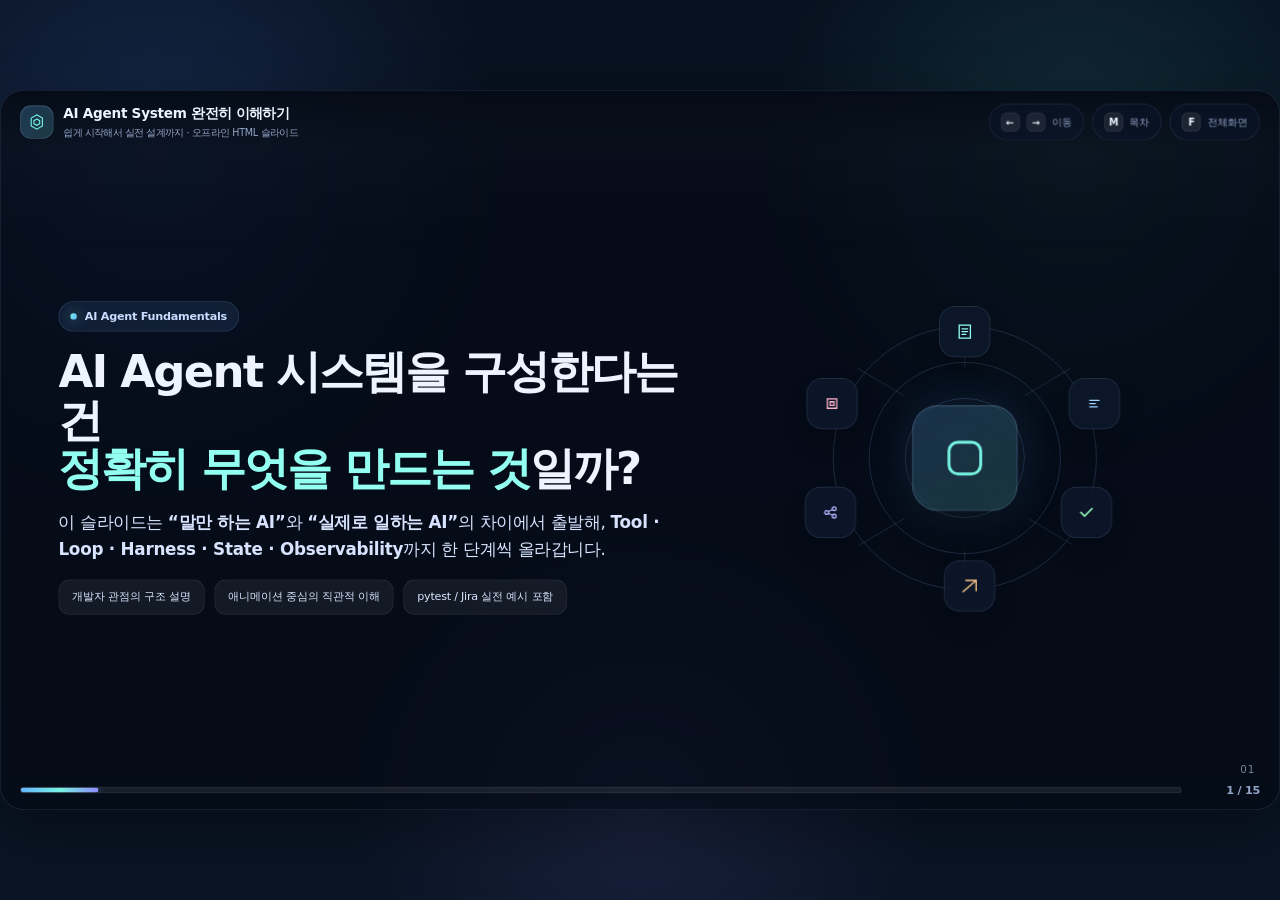
<file: index.html>
<!DOCTYPE html>
<html lang="ko">
<head>
<meta charset="UTF-8" />
<meta name="viewport" content="width=device-width, initial-scale=1.0" />
<title>AI Agent System 완전히 이해하기</title>
<link rel="stylesheet" href="assets/style-a.css" />
<link rel="stylesheet" href="assets/style-b.css" />
</head>
<body>
<div class="shell">
  <div class="deck" id="deck">
    <div class="topbar">
<div class="brand">
<div class="brand-badge">
<svg aria-hidden="true" fill="none" viewbox="0 0 24 24">
<path d="M12 3L19 7V17L12 21L5 17V7L12 3Z" stroke="url(#g1)" stroke-width="1.4"></path>
<path d="M12 8.3L15.6 10.3V14.2L12 16.2L8.4 14.2V10.3L12 8.3Z" stroke="url(#g1)" stroke-width="1.4"></path>
<defs>
<lineargradient id="g1" x1="4" x2="20" y1="4" y2="20">
<stop stop-color="#76f2e2"></stop>
<stop offset="1" stop-color="#64b5ff"></stop>
</lineargradient>
</defs>
</svg>
</div>
<div>
<div class="brand-title">AI Agent System 완전히 이해하기</div>
<div class="brand-sub">쉽게 시작해서 실전 설계까지 · 오프라인 HTML 슬라이드</div>
</div>
</div>
<div class="controls">
<div class="chip"><span class="kbd">←</span><span class="kbd">→</span> 이동</div>
<div class="chip"><span class="kbd">M</span> 목차</div>
<div class="chip"><span class="kbd">F</span> 전체화면</div>
</div>
</div>
    <div class="slides" id="slides"></div>
    <div class="progress-wrap">
<div class="progress-rail"><div class="progress-bar" id="progressBar"></div></div>
<div class="slide-counter" id="slideCounter">1 / 15</div>
</div>
    <div class="toc" id="toc">
<div class="toc-card">
<div class="eyebrow">목차</div>
<h2 style="margin-top:14px;">AI Agent System 슬라이드 목록</h2>
<div class="toc-grid" id="tocGrid"></div>
</div>
</div>
  </div>
</div>
<script>window.__slideChunks=[];</script>
<script src="assets/slides-1.js"></script>
<script src="assets/slides-2.js"></script>
<script src="assets/slides-3.js"></script>
<script src="assets/slides-4-5.js"></script>
<script src="assets/app.js"></script>
</body>
</html>
</file>
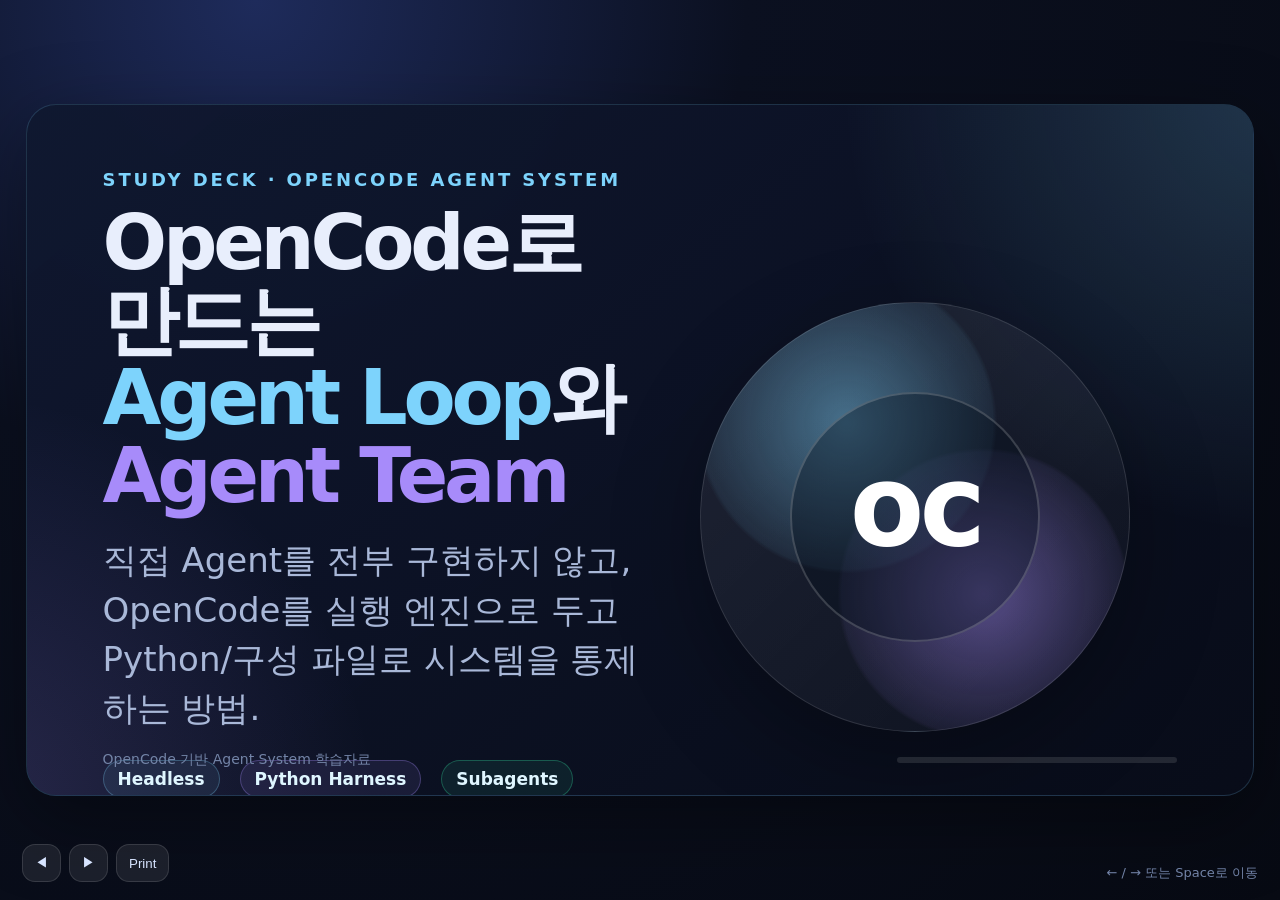
<file: opencode-agent-system-team.html>
<!doctype html>
<html lang="ko">
<head>
<meta charset="utf-8">
<meta name="viewport" content="width=device-width,initial-scale=1">
<title>OpenCode Agent System & Team</title>
<style>
html,body{height:100%;margin:0;background:#0b1020;color:#e8eefc;font-family:system-ui,-apple-system,"Segoe UI","Noto Sans KR",sans-serif}.loading{height:100%;display:grid;place-items:center;text-align:center;padding:24px}.loading strong{font-size:28px}.loading p{color:#a9b8d8;line-height:1.6}
</style>
</head>
<body>
<div class="loading" id="loading"><div><strong>OpenCode Agent System & Team</strong><p>슬라이드를 불러오는 중입니다.</p></div></div>
<script>
(async()=>{
  try{
    const response=await fetch('./assets/opencode_agent_system_team_slides.html.gz');
    if(!response.ok) throw new Error('HTTP '+response.status);
    if(typeof DecompressionStream==='undefined') throw new Error('This browser does not support DecompressionStream.');
    const stream=response.body.pipeThrough(new DecompressionStream('gzip'));
    const html=await new Response(stream).text();
    document.open();
    document.write(html);
    document.close();
  }catch(error){
    document.getElementById('loading').innerHTML='<div><strong>슬라이드를 열 수 없습니다.</strong><p>'+String(error)+'</p><p>최신 Chrome/Edge 브라우저에서 다시 열어 주세요.</p></div>';
  }
})();
</script>
</body>
</html>
</file>
<file: assets/style-a.css>
:root {
    --bg: #07111f;
    --panel: rgba(13, 24, 43, 0.78);
    --panel-strong: rgba(10, 19, 35, 0.94);
    --panel-soft: rgba(17, 29, 52, 0.65);
    --line: rgba(130, 170, 255, 0.18);
    --text: #edf3ff;
    --muted: #93a6c8;
    --blue: #64b5ff;
    --cyan: #76f2e2;
    --violet: #8e8cff;
    --green: #5ee7a5;
    --orange: #ffb86a;
    --pink: #ff8bb8;
    --red: #ff6f84;
    --shadow: 0 24px 80px rgba(0, 0, 0, 0.33);
    --radius-xl: 28px;
    --radius-lg: 22px;
    --radius-md: 16px;
    --slide-w: 1600;
    --slide-h: 900;
  }

  * { box-sizing: border-box; }
  html, body { width:100%; height:100%; }
  body {
    margin: 0;
    overflow: hidden;
    color: var(--text);
    background:
      radial-gradient(circle at 12% 18%, rgba(86, 140, 255, 0.18), transparent 26%),
      radial-gradient(circle at 84% 18%, rgba(89, 246, 229, 0.12), transparent 24%),
      radial-gradient(circle at 50% 90%, rgba(141, 137, 255, 0.11), transparent 28%),
      linear-gradient(180deg, #07111f 0%, #081120 42%, #0a1424 100%);
    font-family:
      "Pretendard Variable",
      "Pretendard",
      "SUIT Variable",
      "SUIT",
      "Inter",
      "Segoe UI Variable",
      "Segoe UI",
      "Apple SD Gothic Neo",
      "Malgun Gothic",
      "Noto Sans KR",
      "Noto Sans CJK KR",
      system-ui,
      sans-serif;
    letter-spacing: -0.02em;
  }

  .shell {
    position: relative;
    width:100%; height:100%;
    display:flex;
    align-items:center;
    justify-content:center;
    padding: 18px;
  }

  .deck {
    position: relative;
    width: min(100vw - 36px, calc((100vh - 36px) * 16 / 9));
    aspect-ratio: 16 / 9;
    border-radius: 30px;
    overflow: hidden;
    background: rgba(5, 11, 22, 0.72);
    box-shadow: var(--shadow);
    border: 1px solid rgba(171, 202, 255, 0.12);
  }

  .deck::before {
    content: "";
    position: absolute; inset: 0;
    background: linear-gradient(180deg, rgba(255,255,255,0.025), transparent 24%);
    pointer-events:none;
    z-index: 2;
  }

  .topbar {
    position:absolute;
    z-index:50;
    top:0; left:0; right:0;
    height: 72px;
    display:flex;
    align-items:center;
    justify-content:space-between;
    padding: 18px 24px 12px 24px;
    background: linear-gradient(180deg, rgba(5, 11, 22, 0.88), rgba(5,11,22,0));
  }
  .brand {
    display:flex; align-items:center; gap:12px;
  }
  .brand-badge {
    width:42px; height:42px; border-radius:14px;
    display:grid; place-items:center;
    background: linear-gradient(135deg, rgba(100,181,255,.25), rgba(118,242,226,.18));
    border: 1px solid rgba(150, 200, 255, 0.18);
    box-shadow: inset 0 1px 0 rgba(255,255,255,.08);
  }
  .brand svg { width:24px; height:24px; }
  .brand-title { font-size: 17px; font-weight: 700; }
  .brand-sub { font-size: 12px; color: var(--muted); margin-top:4px; }
  .controls { display:flex; gap:10px; }
  .chip {
    display:flex; align-items:center; gap:8px;
    padding: 10px 14px; border-radius: 999px;
    background: rgba(10, 20, 38, 0.72);
    border: 1px solid rgba(160, 190, 255, 0.15);
    color: var(--muted); font-size: 13px;
    backdrop-filter: blur(8px);
  }
  .kbd {
    min-width: 24px; height:24px; border-radius:8px;
    display:grid; place-items:center; font-size: 12px; font-weight:700;
    color: var(--text);
    background: rgba(255,255,255,0.08);
    border: 1px solid rgba(255,255,255,.08);
  }

  .progress-wrap {
    position:absolute;
    z-index:60;
    left:24px; right:24px; bottom:16px;
    display:flex; align-items:center; gap:14px;
  }
  .progress-rail {
    flex:1; height:8px; border-radius:999px; overflow:hidden;
    background: rgba(255,255,255,0.08);
    border: 1px solid rgba(255,255,255,0.08);
  }
  .progress-bar {
    width:0%; height:100%; border-radius:999px;
    background: linear-gradient(90deg, var(--blue), var(--cyan), var(--violet));
    box-shadow: 0 0 16px rgba(100, 181, 255, 0.45);
    transition: width .35s ease;
  }
  .slide-counter {
    min-width:84px; text-align:right; color: var(--muted); font-size:14px; font-weight:700;
  }

  .slides { position:absolute; inset:0; }
  .slide {
    position:absolute; inset:0;
    padding: 92px 72px 72px;
    opacity:0; pointer-events:none; transform: scale(1.02);
    transition: opacity .45s ease, transform .45s ease;
    display:grid; gap: 26px;
  }
  .slide.active { opacity:1; pointer-events:auto; transform: scale(1); z-index:5; }
  .slide.two-col { grid-template-columns: 1.1fr 0.9fr; align-items:center; }
  .slide.equal { grid-template-columns: 1fr 1fr; align-items:center; }
  .slide.title-only { align-content:center; }
  .slide.full-grid { grid-template-columns: 1fr; grid-template-rows:auto 1fr; }

  .eyebrow {
    display:inline-flex; align-items:center; gap:10px;
    width:max-content;
    padding:10px 14px;
    border-radius:999px;
    background: rgba(103, 162, 255, 0.11);
    border: 1px solid rgba(148, 189, 255, 0.17);
    color:#c8dcff; font-size:14px; font-weight:700;
  }
  .eyebrow::before {
    content:""; width:8px; height:8px; border-radius:999px;
    background: linear-gradient(135deg, var(--cyan), var(--blue));
    box-shadow: 0 0 16px rgba(118, 242, 226, .6);
  }

  h1, h2, h3, p { margin:0; }
  h1 { font-size: clamp(46px, 4.4vw, 72px); line-height:1.08; letter-spacing:-0.04em; }
  h2 { font-size: clamp(32px, 3vw, 48px); line-height:1.14; letter-spacing:-0.035em; }
  h3 { font-size: 24px; line-height:1.2; }
  .lead { font-size: 21px; line-height:1.6; color: #d8e4ff; max-width: 900px; }
  .muted { color: var(--muted); }
  .small { font-size: 14px; color: var(--muted); }

  .title-stack { display:grid; gap:20px; max-width: 900px; }
  .hero-tags { display:flex; flex-wrap:wrap; gap:12px; }
  .hero-tag {
    padding: 12px 16px; border-radius: 14px;
    background: rgba(255,255,255,0.06);
    border: 1px solid rgba(255,255,255,0.07);
    font-size: 14px; color:#d8e6ff;
  }

  .panel {
    background: var(--panel);
    border: 1px solid var(--line);
    border-radius: var(--radius-xl);
    box-shadow: inset 0 1px 0 rgba(255,255,255,.04);
    backdrop-filter: blur(18px);
  }
  .panel.strong { background: var(--panel-strong); }
  .panel.soft { background: var(--panel-soft); }
  .panel.pad-lg { padding: 28px; }
  .panel.pad-md { padding: 22px; }
  .panel.pad-sm { padding: 18px; }

  .grid-2 { display:grid; grid-template-columns: 1fr 1fr; gap: 20px; }
  .grid-3 { display:grid; grid-template-columns: repeat(3, 1fr); gap: 18px; }
  .grid-4 { display:grid; grid-template-columns: repeat(4, 1fr); gap: 16px; }
  .stack-16 { display:grid; gap:16px; }
  .stack-18 { display:grid; gap:18px; }
  .stack-22 { display:grid; gap:22px; }
  .stack-28 { display:grid; gap:28px; }

  .bullet-list { display:grid; gap:14px; }
  .bullet {
    display:grid; grid-template-columns: 34px 1fr; gap:14px; align-items:flex-start;
  }
  .bullet-icon {
    width:34px; height:34px; border-radius:12px;
    display:grid; place-items:center;
    font-weight:800; font-size:14px;
    color:#0b1220;
    background: linear-gradient(135deg, var(--cyan), var(--blue));
    box-shadow: 0 10px 24px rgba(100, 181, 255, .25);
  }
  .bullet p { line-height: 1.58; font-size: 17px; color:#d8e4ff; }

  .stat-card {
    padding: 20px; border-radius: 20px;
    background: rgba(255,255,255,0.045);
    border:1px solid rgba(255,255,255,0.07);
    display:grid; gap: 10px;
  }
  .stat-value { font-size: 28px; font-weight: 800; letter-spacing: -0.03em; }
  .stat-label { font-size: 14px; color: var(--muted); }

  .compare {
    display:grid; grid-template-columns: 1fr auto 1fr; gap:20px; align-items:stretch;
  }
  .compare-card {
    border-radius: 24px; padding: 28px;
    background: rgba(255,255,255,0.04);
    border: 1px solid rgba(255,255,255,0.07);
    display:grid; gap: 18px;
  }
  .compare-title { font-size: 28px; font-weight: 800; }
  .vs-badge {
    align-self:center; justify-self:center;
    width:84px; height:84px; border-radius:50%; display:grid; place-items:center;
    background: linear-gradient(135deg, rgba(118,242,226,.22), rgba(100,181,255,.22));
    border: 1px solid rgba(170, 220, 255, 0.2);
    box-shadow: inset 0 1px 0 rgba(255,255,255,0.08), 0 20px 36px rgba(0,0,0,0.2);
    font-size: 24px; font-weight: 900;
  }
  .feature-list { display:grid; gap: 12px; }
  .feature-item {
    display:flex; align-items:flex-start; gap: 12px;
    padding: 14px; border-radius:16px;
    background: rgba(255,255,255,0.04);
  }
  .feature-item::before {
    content:""; width:10px; height:10px; border-radius:999px; margin-top:8px;
    background: linear-gradient(135deg, var(--blue), var(--cyan));
    box-shadow: 0 0 12px rgba(100,181,255,.55);
    flex: none;
  }

.flow {
    display:flex; gap: 14px; align-items: stretch; flex-wrap: wrap;
  }
  .flow-step {
    flex: 1 1 160px; min-width: 160px;
    padding: 20px 18px; border-radius: 20px;
    background: rgba(255,255,255,0.05);
    border:1px solid rgba(255,255,255,0.07);
    display:grid; gap:12px;
    position: relative;
    overflow:hidden;
  }
  .flow-step::after {
    content:"";
    position:absolute; inset: auto -30% 0 -30%; height:1px;
    background: linear-gradient(90deg, transparent, rgba(255,255,255,.12), transparent);
  }
  .flow-number {
    width:34px; height:34px; border-radius:12px;
    display:grid; place-items:center;
    font-size:13px; font-weight:800;
    background: rgba(255,255,255,0.08); color:#dff4ff;
  }
  .flow-title { font-weight:800; font-size:20px; }
  .flow-text { color: var(--muted); line-height:1.55; font-size: 15px; }
  .arrow-inline {
    align-self:center; justify-self:center; color:rgba(255,255,255,.28); font-size: 30px;
  }

  .mini-code {
    font-family: ui-monospace, SFMono-Regular, Menlo, Consolas, "Liberation Mono", monospace;
    font-size: 14px; line-height:1.62; letter-spacing:0;
    padding: 18px 20px; border-radius: 18px;
    background: #08101d; border: 1px solid rgba(130,170,255,.16);
    color: #d7e6ff;
    white-space: pre-wrap;
  }
  .callout {
    padding: 18px 20px; border-radius: 18px;
    background: rgba(255,255,255,0.045);
    border-left: 3px solid var(--cyan);
    color: #dce9ff; line-height:1.6;
  }
  .tag-row { display:flex; flex-wrap:wrap; gap:10px; }
  .pill {
    padding: 10px 14px; border-radius:999px; font-size: 13px; font-weight:700;
    background: rgba(255,255,255,0.05); border:1px solid rgba(255,255,255,0.07); color:#dde9ff;
  }

  .diagram-stack { display:grid; gap: 18px; }
  .diagram-card {
    padding: 18px; border-radius: 20px;
    background: rgba(255,255,255,0.045); border:1px solid rgba(255,255,255,0.07);
  }
  .diagram-title { font-size: 16px; font-weight: 800; margin-bottom: 12px; color:#dae8ff; }
</file>
<file: assets/style-b.css>
.agent-halo {
    position:relative; width: 420px; height: 420px; margin-inline:auto;
    display:grid; place-items:center;
  }
  .halo-ring {
    position:absolute; border-radius:50%; border:1px solid rgba(145, 190, 255, 0.22);
    animation: ringPulse 6s ease-in-out infinite;
  }
  .halo-ring.r1 { width: 150px; height:150px; }
  .halo-ring.r2 { width: 240px; height:240px; animation-delay: -1.2s; }
  .halo-ring.r3 { width: 330px; height:330px; animation-delay: -2.4s; }
  .halo-core {
    width: 132px; height: 132px; border-radius: 32px;
    display:grid; place-items:center;
    background: linear-gradient(145deg, rgba(100,181,255,.22), rgba(118,242,226,.18));
    border: 1px solid rgba(173, 215, 255, 0.25);
    box-shadow: inset 0 1px 0 rgba(255,255,255,.08), 0 22px 48px rgba(0,0,0,.24), 0 0 60px rgba(100,181,255,.16);
    animation: coreFloat 5s ease-in-out infinite;
    backdrop-filter: blur(14px);
  }
  .halo-core svg { width:68px; height:68px; }
  .orb {
    position:absolute; width:64px; height:64px; border-radius:20px;
    display:grid; place-items:center;
    background: rgba(12, 23, 42, 0.92);
    border: 1px solid rgba(168, 201, 255, .16);
    box-shadow: 0 18px 32px rgba(0,0,0,.2);
    animation: bob 4.8s ease-in-out infinite;
  }
  .orb svg { width:28px; height:28px; }
  .orb.o1 { top: 20px; left: 178px; animation-delay: -.5s; }
  .orb.o2 { top: 110px; right: 16px; animation-delay: -1.3s; }
  .orb.o3 { bottom: 110px; right: 26px; animation-delay: -2.1s; }
  .orb.o4 { bottom: 18px; left: 184px; animation-delay: -.9s; }
  .orb.o5 { bottom: 110px; left: 10px; animation-delay: -1.8s; }
  .orb.o6 { top: 110px; left: 12px; animation-delay: -2.6s; }
  .line {
    position:absolute; inset:0; pointer-events:none;
  }

  .architecture {
    display:grid; gap: 16px;
  }
  .arch-row {
    display:grid; grid-template-columns: 180px 1fr; gap: 16px; align-items: stretch;
  }
  .arch-label {
    padding: 18px; border-radius: 18px;
    background: rgba(255,255,255,.05);
    border: 1px solid rgba(255,255,255,.08);
    display:grid; align-content:center; gap:8px;
  }
  .arch-grid { display:grid; grid-template-columns: repeat(3, 1fr); gap: 12px; }
  .arch-cell {
    padding: 16px; border-radius: 18px;
    background: rgba(255,255,255,0.04);
    border: 1px solid rgba(255,255,255,.06);
    min-height: 108px;
    display:grid; gap:8px;
  }
  .arch-cell .hd { font-weight: 800; }
  .arch-cell .desc { font-size: 14px; color: var(--muted); line-height:1.5; }

  .layer-list { display:grid; gap: 12px; }
  .layer-item {
    display:grid; grid-template-columns: 120px 1fr 1.25fr; gap: 16px; align-items: center;
    padding: 16px 18px; border-radius: 20px;
    background: rgba(255,255,255,0.045);
    border:1px solid rgba(255,255,255,.07);
  }
  .layer-num {
    font-size: 28px; font-weight: 900; letter-spacing: -0.03em;
    color: #dff4ff;
  }
  .layer-name { font-size: 20px; font-weight: 800; }
  .layer-desc, .layer-q { color: var(--muted); line-height:1.55; font-size: 15px; }

  .timeline {
    display:grid; grid-template-columns: repeat(5, 1fr); gap: 16px;
  }
  .t-card {
    padding: 20px; border-radius: 20px;
    background: rgba(255,255,255,0.04);
    border:1px solid rgba(255,255,255,.06);
    position: relative; overflow:hidden;
    display:grid; gap:10px;
  }
  .t-card::before {
    content:""; position:absolute; left:0; right:0; top:0; height:3px;
    background: linear-gradient(90deg, var(--blue), var(--cyan), var(--violet));
    opacity:.8;
  }
  .t-step { font-size: 14px; color: #d4e3ff; font-weight: 800; }
  .t-title { font-size: 20px; font-weight: 800; }
  .t-text { font-size: 14px; line-height:1.55; color: var(--muted); }

  .icon-box {
    width:44px; height:44px; border-radius:14px; display:grid; place-items:center;
    background: rgba(255,255,255,0.07); border:1px solid rgba(255,255,255,.08);
  }
  .icon-box svg { width:24px; height:24px; }

  .reveal { opacity:0; transform: translateY(18px); transition: opacity .55s ease, transform .55s ease; }
  .active .reveal { opacity:1; transform: translateY(0); }
  .active .delay-1 { transition-delay: .08s; }
  .active .delay-2 { transition-delay: .16s; }
  .active .delay-3 { transition-delay: .24s; }
  .active .delay-4 { transition-delay: .32s; }
  .active .delay-5 { transition-delay: .4s; }

  .slide-num {
    position:absolute; right:30px; bottom:42px;
    font-size: 13px; letter-spacing: .08em; text-transform:uppercase; color: rgba(212, 227, 255, 0.55);
  }

  .toc {
    position:absolute; inset: 0; z-index:80; opacity:0; pointer-events:none;
    transition: opacity .28s ease;
    background: rgba(2,8,16,.72);
    backdrop-filter: blur(16px);
    display:grid; place-items:center;
  }
  .toc.open { opacity:1; pointer-events:auto; }
  .toc-card {
    width:min(1120px, calc(100% - 80px)); max-height: calc(100% - 120px); overflow:auto;
    padding: 28px;
    border-radius: 28px;
    background: rgba(8, 16, 30, 0.96);
    border: 1px solid rgba(170,200,255,.14);
    box-shadow: var(--shadow);
  }
  .toc-grid { display:grid; grid-template-columns: repeat(2, 1fr); gap: 12px; margin-top: 18px; }
  .toc-item {
    padding: 16px 18px; border-radius: 18px; cursor:pointer;
    background: rgba(255,255,255,.04); border:1px solid rgba(255,255,255,.07);
    transition: transform .18s ease, border-color .18s ease, background .18s ease;
  }
  .toc-item:hover { transform: translateY(-2px); border-color: rgba(118,242,226,.34); background: rgba(118,242,226,.07); }
  .toc-kicker { color: var(--muted); font-size: 12px; text-transform: uppercase; letter-spacing: .08em; }
  .toc-title { font-size: 18px; font-weight: 800; margin-top: 6px; }

  .center { display:grid; place-items:center; }
  .nowrap { white-space: nowrap; }
  .accent-blue { color: #9fd2ff; }
  .accent-cyan { color: #92fff1; }
  .accent-green { color: #8ef0b2; }
  .accent-orange { color: #ffc88d; }
  .accent-pink { color: #ffb1cc; }
  .accent-violet { color: #b5b2ff; }

  @keyframes ringPulse {
    0%, 100% { transform: scale(0.98); opacity: .45; }
    50% { transform: scale(1.03); opacity: .9; }
  }
  @keyframes coreFloat {
    0%, 100% { transform: translateY(0); }
    50% { transform: translateY(-8px); }
  }
  @keyframes bob {
    0%, 100% { transform: translateY(0); }
    50% { transform: translateY(-10px); }
  }
  @keyframes pulseGlow {
    0%,100% { box-shadow: 0 0 0 rgba(100,181,255,0); }
    50% { box-shadow: 0 0 24px rgba(100,181,255,0.18); }
  }


  /* v4 fit pass: keep every slide inside the 16:9 canvas */
  .shell { padding: 0; overflow: hidden; }
  .deck {
    width: 1600px;
    height: 900px;
    aspect-ratio: auto;
    max-width: none;
    flex: 0 0 auto;
    transform: scale(var(--deck-scale, 1));
    transform-origin: center center;
  }
  .compact-arch {
    display: grid;
    grid-template-columns: 132px 32px 1fr 32px 1.08fr 32px 1.35fr 32px 132px;
    align-items: stretch;
    gap: 8px;
  }
  .compact-node {
    min-height: 92px;
    padding: 16px 14px;
    border-radius: 18px;
    background: rgba(255,255,255,0.045);
    border: 1px solid rgba(255,255,255,0.07);
    display: grid;
    align-content: center;
    gap: 6px;
  }
  .compact-node strong { font-size: 18px; line-height: 1.2; }
  .compact-node em { font-style: normal; font-size: 13px; color: var(--muted); line-height: 1.35; }
  .compact-arrow { display: grid; place-items: center; color: rgba(216,231,255,.42); font-size: 26px; font-weight: 900; }
  .compact-underbar {
    margin-top: 10px;
    display: flex;
    justify-content: center;
    gap: 12px;
    flex-wrap: wrap;
    color: var(--muted);
    font-size: 14px;
  }
  .compact-underbar span {
    padding: 8px 12px;
    border-radius: 999px;
    background: rgba(255,255,255,.04);
    border: 1px solid rgba(255,255,255,.06);
  }

  .slide[data-title="Agent와 Agent System의 차이"] { gap: 16px; grid-template-rows: auto auto auto; }
  .slide[data-title="Agent와 Agent System의 차이"] .compare { gap: 14px; }
  .slide[data-title="Agent와 Agent System의 차이"] .panel.pad-lg { padding: 22px; }
  .slide[data-title="Agent와 Agent System의 차이"] .compare-card { padding: 18px; gap: 12px; }
  .slide[data-title="Agent와 Agent System의 차이"] .feature-list { gap: 8px; }
  .slide[data-title="Agent와 Agent System의 차이"] .feature-item { padding: 10px 12px; font-size: 15px; line-height: 1.42; }
  .slide[data-title="Agent와 Agent System의 차이"] .callout { padding: 14px 16px; font-size: 15px; line-height: 1.48; }
  .slide[data-title="Agent와 Agent System의 차이"] .vs-badge { width: 60px; height: 60px; font-size: 22px; }

  .slide[data-title="예시 1 · pytest 수정 Agent"] { gap: 18px; }
  .slide[data-title="예시 1 · pytest 수정 Agent"] .panel.pad-lg { padding: 22px; }
  .slide[data-title="예시 1 · pytest 수정 Agent"] .stack-18 { gap: 13px; }
  .slide[data-title="예시 1 · pytest 수정 Agent"] .flow { gap: 10px; }
  .slide[data-title="예시 1 · pytest 수정 Agent"] .flow-step { padding: 14px 14px; min-width: 0; }
  .slide[data-title="예시 1 · pytest 수정 Agent"] .flow-title { font-size: 18px; }
  .slide[data-title="예시 1 · pytest 수정 Agent"] .flow-text { font-size: 14px; }
  .slide[data-title="예시 1 · pytest 수정 Agent"] .mini-code { font-size: 13px; line-height: 1.48; padding: 14px 16px; }
  .slide[data-title="예시 1 · pytest 수정 Agent"] .callout { padding: 14px 16px; line-height: 1.5; }
  .slide[data-title="예시 1 · pytest 수정 Agent"] .pill { padding: 8px 12px; }

  .slide[data-title="5계층 모델"] { gap: 18px; }
  .slide[data-title="5계층 모델"] .panel.pad-lg { padding: 22px; }
  .slide[data-title="5계층 모델"] .layer-list { gap: 9px; }
  .slide[data-title="5계층 모델"] .layer-item {
    grid-template-columns: 64px 220px 1.05fr 1.1fr;
    gap: 14px;
    padding: 12px 16px;
    min-height: 82px;
  }
  .slide[data-title="5계층 모델"] .layer-num { font-size: 24px; }
  .slide[data-title="5계층 모델"] .layer-name { font-size: 19px; }
  .slide[data-title="5계층 모델"] .layer-desc,
  .slide[data-title="5계층 모델"] .layer-q { font-size: 14px; line-height: 1.42; }

@media (max-width: 0px) {
    .slide { padding: 88px 54px 68px; }
    .compare { grid-template-columns: 1fr; }
    .vs-badge { width:66px; height:66px; }
    .slide.two-col, .slide.equal { grid-template-columns: 1fr; }
    .arch-row { grid-template-columns: 1fr; }
    .arch-grid, .grid-4, .grid-3, .timeline { grid-template-columns: 1fr 1fr; }
    .layer-item { grid-template-columns: 96px 1fr; }
    .layer-q { grid-column: 2 / -1; }
  }
  @media (max-width: 0px) {
    .topbar { height:auto; padding: 14px 16px 8px; flex-direction:column; align-items:flex-start; gap:8px; }
    .controls { flex-wrap:wrap; }
    .slide { padding: 106px 24px 68px; gap: 18px; overflow-y:auto; }
    .grid-2, .grid-3, .grid-4, .arch-grid, .timeline, .toc-grid { grid-template-columns: 1fr; }
    .flow { flex-direction:column; }
    .agent-halo { width: 280px; height: 280px; }
    .orb { width:54px; height:54px; border-radius:16px; }
    .orb.o1 { top: 8px; left: 114px; }
    .orb.o2 { top: 64px; right: 0; }
    .orb.o3 { bottom: 64px; right: 0; }
    .orb.o4 { bottom: 10px; left: 114px; }
    .orb.o5 { bottom: 64px; left: 0; }
    .orb.o6 { top: 64px; left: 0; }
    .halo-ring.r1 { width: 106px; height:106px; }
    .halo-ring.r2 { width: 174px; height:174px; }
    .halo-ring.r3 { width: 246px; height:246px; }
    .halo-core { width: 102px; height:102px; border-radius:26px; }
    .slide-counter { min-width:auto; }
    .toc-card { width: calc(100% - 24px); max-height: calc(100% - 24px); padding: 20px; }
  }
</file>
